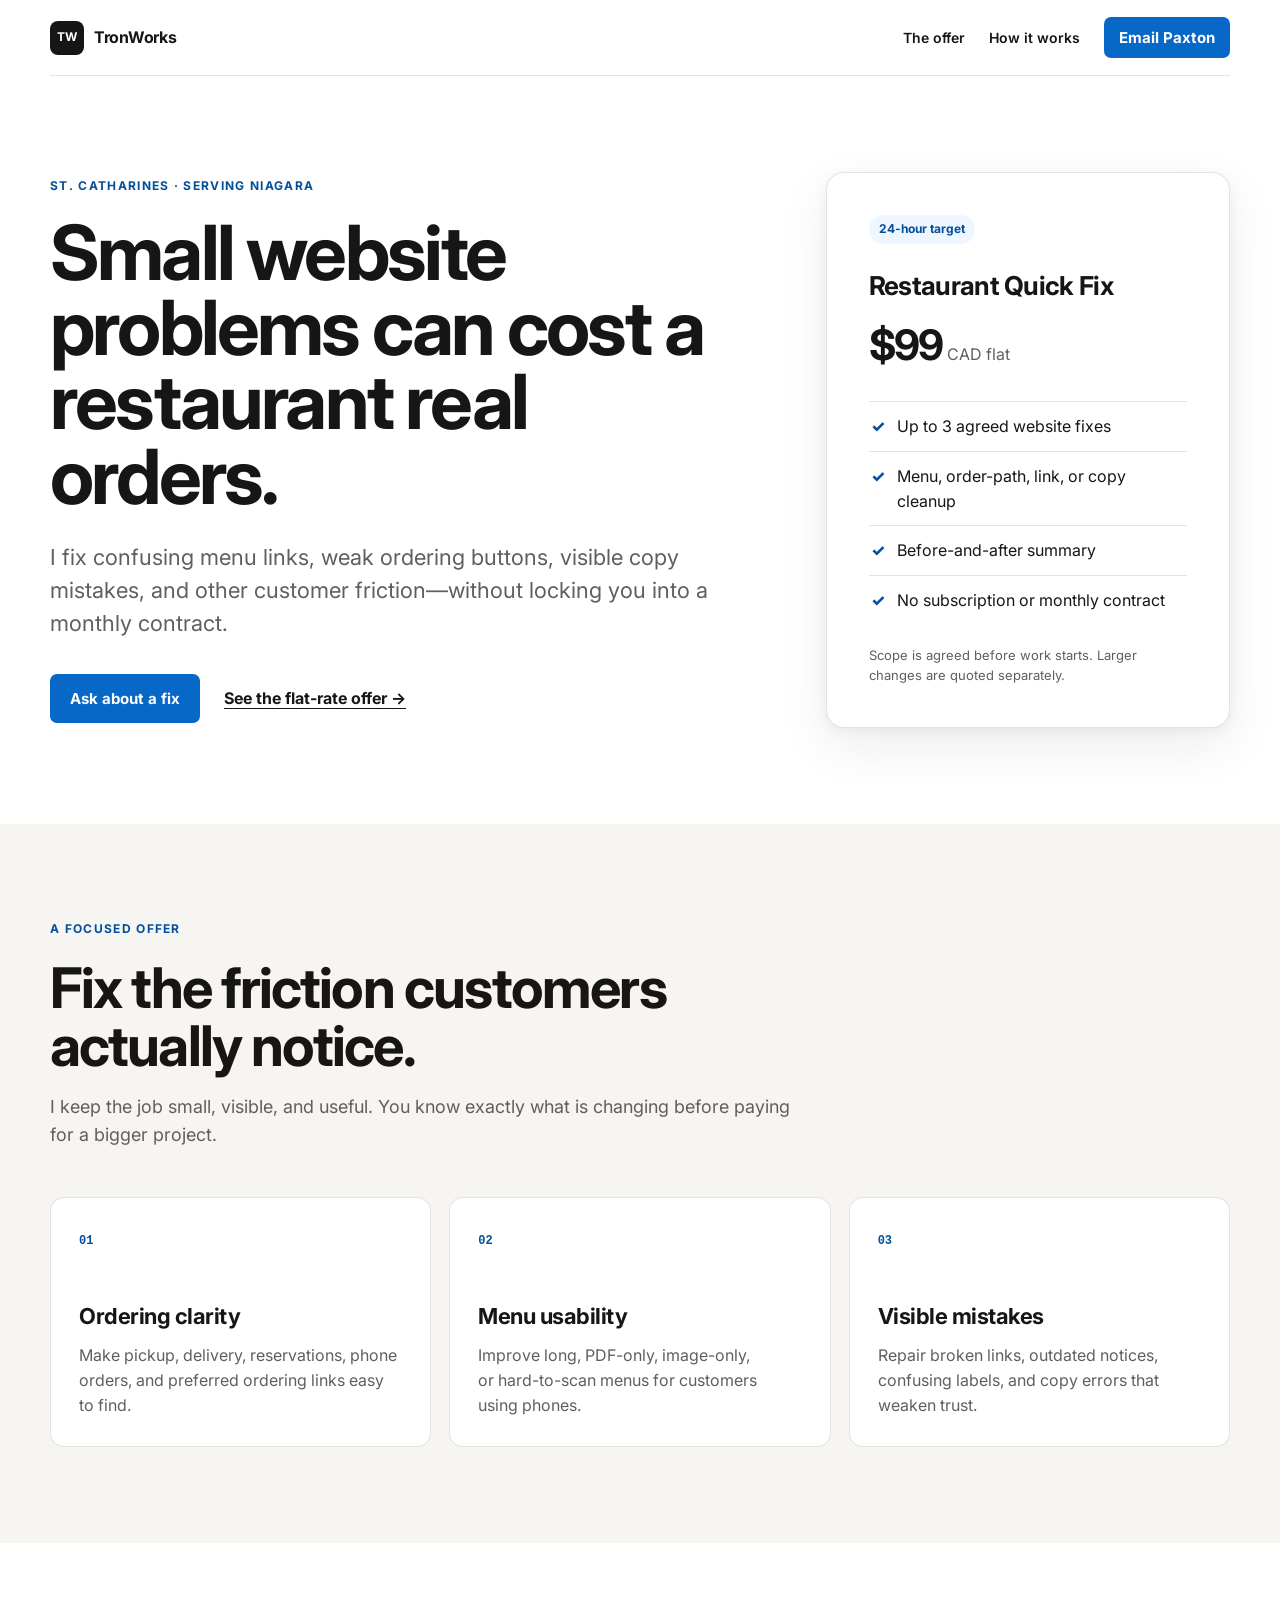
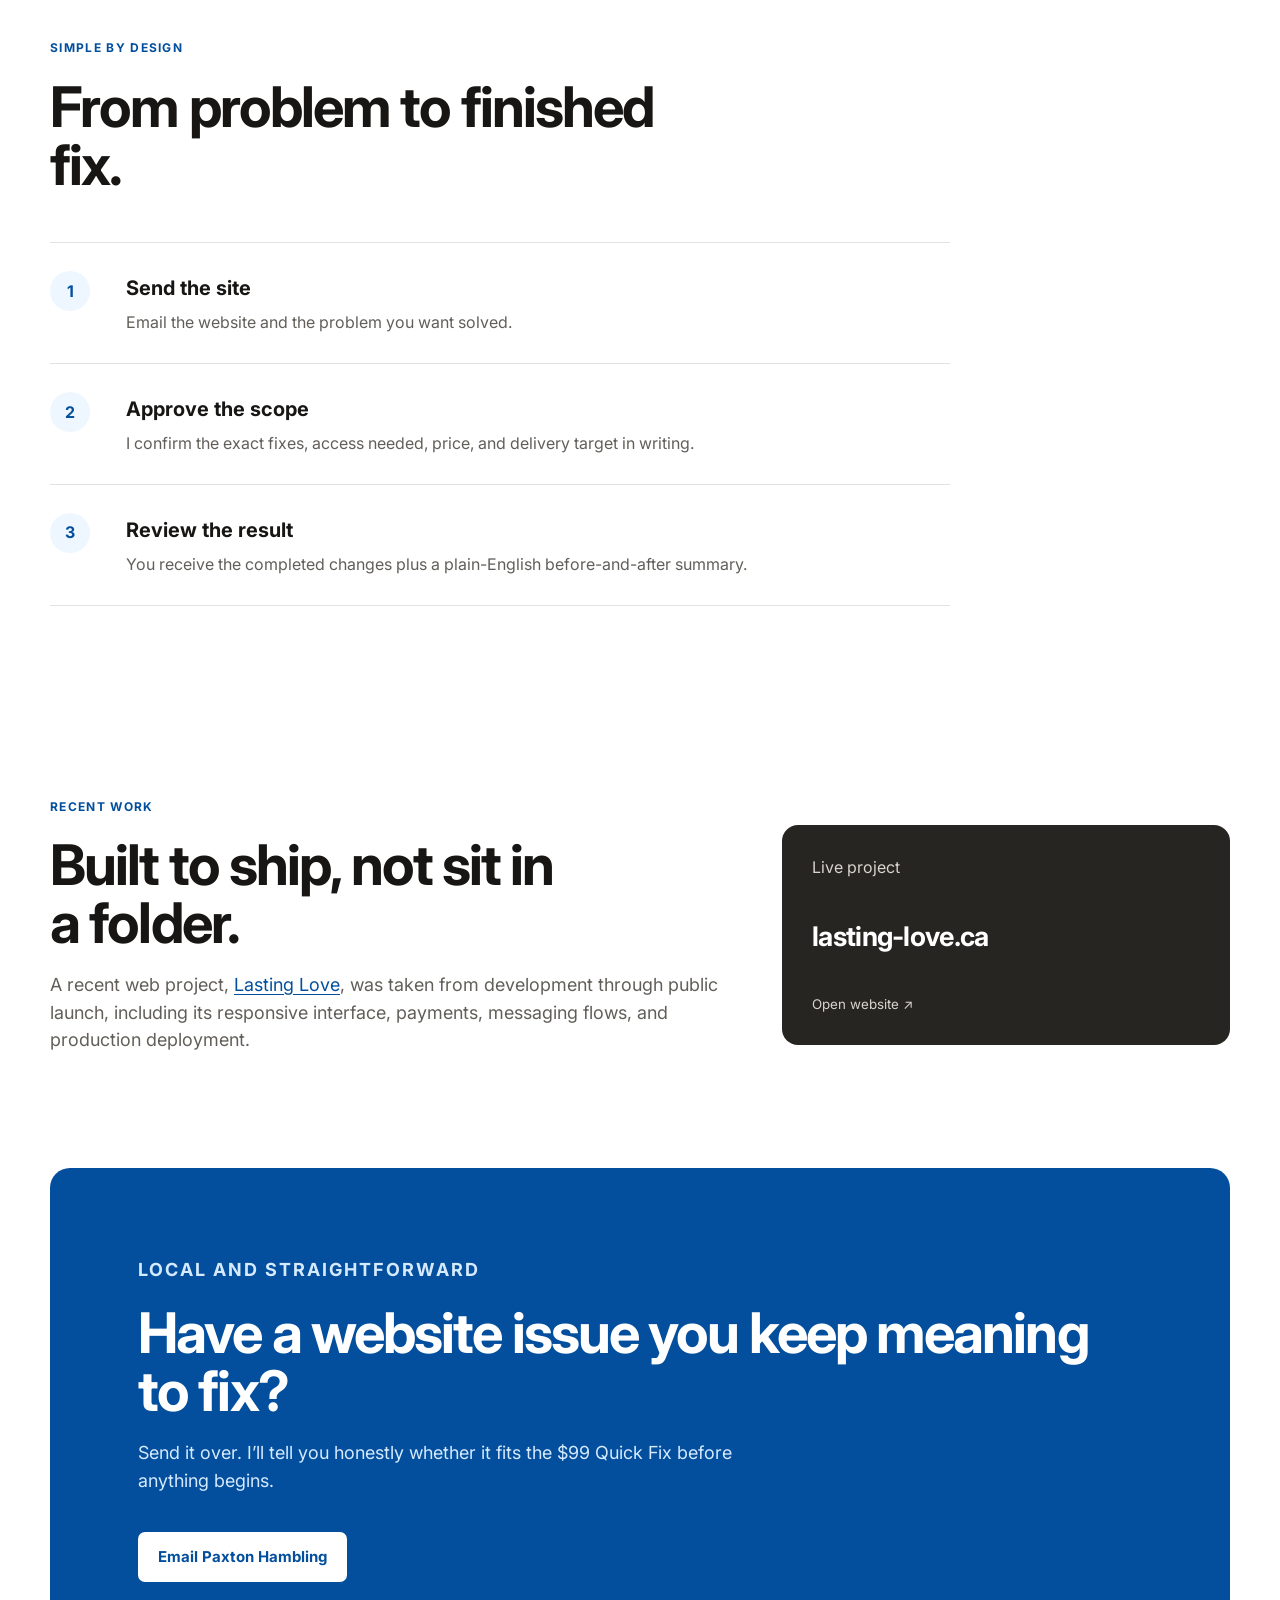
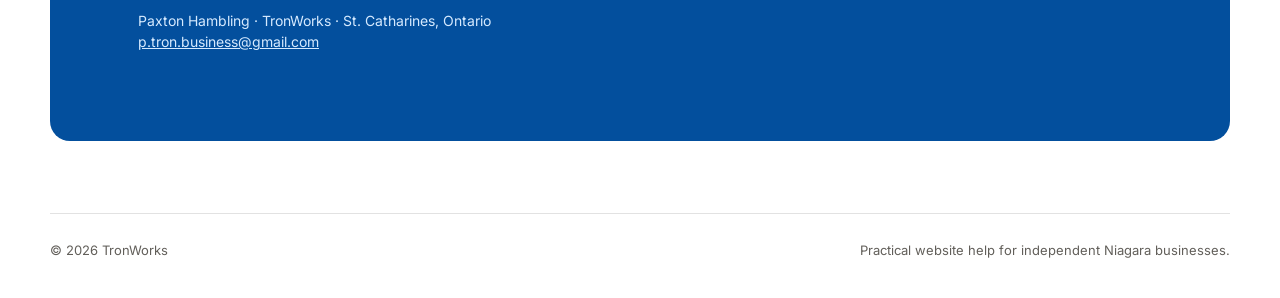
<file: index.html>
<!doctype html>
<html lang="en">
<head>
  <meta charset="utf-8">
  <meta name="viewport" content="width=device-width, initial-scale=1">
  <meta name="description" content="Fast, practical website and online-menu fixes for independent Niagara restaurants. Based in St. Catharines.">
  <title>TronWorks — Website fixes for Niagara restaurants</title>
  <link rel="preconnect" href="https://fonts.googleapis.com">
  <link rel="preconnect" href="https://fonts.gstatic.com" crossorigin>
  <link href="https://fonts.googleapis.com/css2?family=Inter:wght@400;500;600;700&display=swap" rel="stylesheet">
  <link rel="stylesheet" href="styles.css">
</head>
<body>
  <header class="site-header">
    <a class="brand" href="#top" aria-label="TronWorks home"><span class="brand-mark">TW</span><span>TronWorks</span></a>
    <nav aria-label="Main navigation">
      <a href="#offer">The offer</a>
      <a href="#process">How it works</a>
      <a class="button button-small" href="mailto:p.tron.business@gmail.com?subject=Website%20fix%20question">Email Paxton</a>
    </nav>
  </header>

  <main id="top">
    <section class="hero section">
      <div class="hero-copy">
        <p class="eyebrow">St. Catharines · Serving Niagara</p>
        <h1>Small website problems can cost a restaurant real orders.</h1>
        <p class="lede">I fix confusing menu links, weak ordering buttons, visible copy mistakes, and other customer friction—without locking you into a monthly contract.</p>
        <div class="actions">
          <a class="button" href="mailto:p.tron.business@gmail.com?subject=Quick%20restaurant%20website%20fix&body=Hi%20Paxton%2C%0A%0AI%27d%20like%20to%20ask%20about%20a%20website%20fix%20for%3A%20%0A%0AThe%20main%20problem%20is%3A%20">Ask about a fix</a>
          <a class="text-link" href="#offer">See the flat-rate offer →</a>
        </div>
      </div>
      <aside class="hero-card" aria-label="Quick Fix package summary">
        <span class="pill">24-hour target</span>
        <h2>Restaurant Quick Fix</h2>
        <p class="price"><span>$99</span> CAD flat</p>
        <ul>
          <li>Up to 3 agreed website fixes</li>
          <li>Menu, order-path, link, or copy cleanup</li>
          <li>Before-and-after summary</li>
          <li>No subscription or monthly contract</li>
        </ul>
        <p class="fine-print">Scope is agreed before work starts. Larger changes are quoted separately.</p>
      </aside>
    </section>

    <section id="offer" class="section section-warm">
      <div class="section-heading">
        <p class="eyebrow">A focused offer</p>
        <h2>Fix the friction customers actually notice.</h2>
        <p>I keep the job small, visible, and useful. You know exactly what is changing before paying for a bigger project.</p>
      </div>
      <div class="issue-grid">
        <article><span class="number">01</span><h3>Ordering clarity</h3><p>Make pickup, delivery, reservations, phone orders, and preferred ordering links easy to find.</p></article>
        <article><span class="number">02</span><h3>Menu usability</h3><p>Improve long, PDF-only, image-only, or hard-to-scan menus for customers using phones.</p></article>
        <article><span class="number">03</span><h3>Visible mistakes</h3><p>Repair broken links, outdated notices, confusing labels, and copy errors that weaken trust.</p></article>
      </div>
    </section>

    <section id="process" class="section">
      <div class="section-heading narrow">
        <p class="eyebrow">Simple by design</p>
        <h2>From problem to finished fix.</h2>
      </div>
      <ol class="steps">
        <li><span>1</span><div><h3>Send the site</h3><p>Email the website and the problem you want solved.</p></div></li>
        <li><span>2</span><div><h3>Approve the scope</h3><p>I confirm the exact fixes, access needed, price, and delivery target in writing.</p></div></li>
        <li><span>3</span><div><h3>Review the result</h3><p>You receive the completed changes plus a plain-English before-and-after summary.</p></div></li>
      </ol>
    </section>

    <section class="section proof-section">
      <div class="proof-copy">
        <p class="eyebrow">Recent work</p>
        <h2>Built to ship, not sit in a folder.</h2>
        <p>A recent web project, <a href="https://lasting-love.ca" target="_blank" rel="noopener">Lasting Love</a>, was taken from development through public launch, including its responsive interface, payments, messaging flows, and production deployment.</p>
      </div>
      <a class="proof-card" href="https://lasting-love.ca" target="_blank" rel="noopener">
        <span>Live project</span>
        <strong>lasting-love.ca</strong>
        <small>Open website ↗</small>
      </a>
    </section>

    <section class="section cta-section">
      <p class="eyebrow">Local and straightforward</p>
      <h2>Have a website issue you keep meaning to fix?</h2>
      <p>Send it over. I’ll tell you honestly whether it fits the $99 Quick Fix before anything begins.</p>
      <a class="button button-light" href="mailto:p.tron.business@gmail.com?subject=Quick%20restaurant%20website%20fix">Email Paxton Hambling</a>
      <p class="contact-line">Paxton Hambling · TronWorks · St. Catharines, Ontario<br><a href="mailto:p.tron.business@gmail.com">p.tron.business@gmail.com</a></p>
    </section>
  </main>

  <footer>
    <span>© 2026 TronWorks</span>
    <span>Practical website help for independent Niagara businesses.</span>
  </footer>
</body>
</html>
</file>
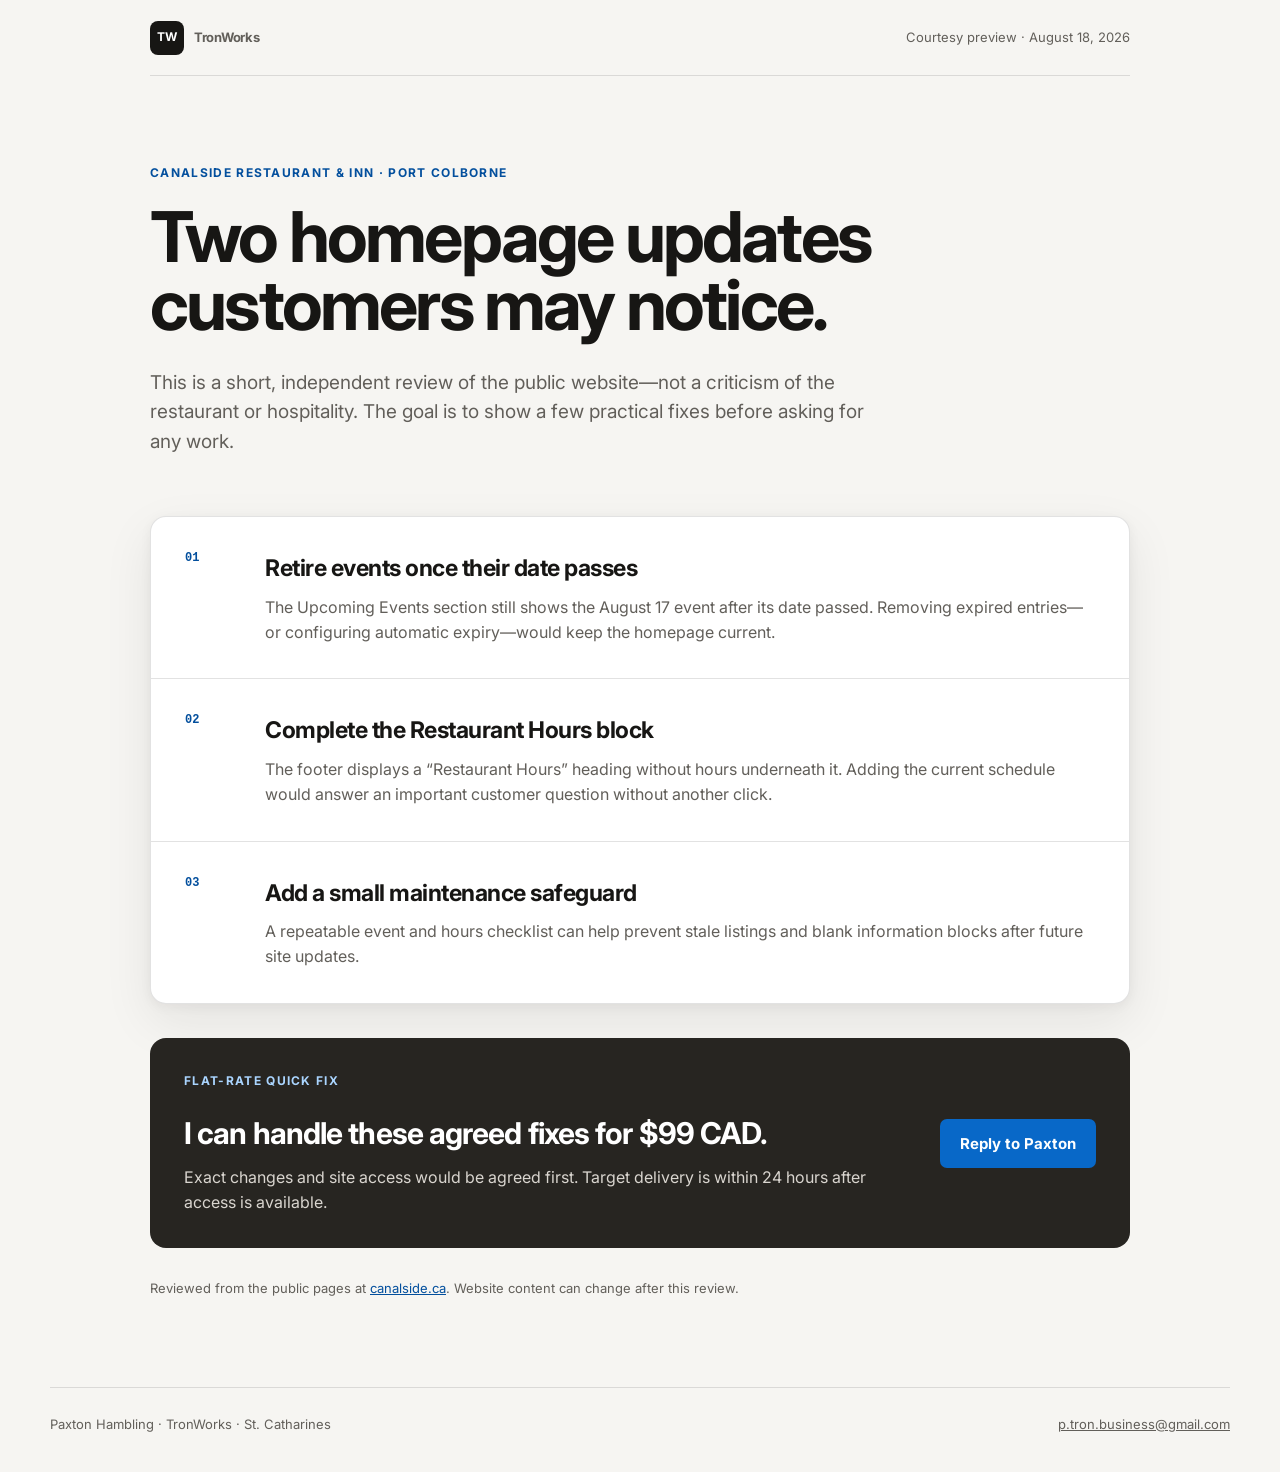
<file: audits/canalside.html>
<!doctype html><html lang="en"><head><meta charset="utf-8"><meta name="viewport" content="width=device-width,initial-scale=1"><meta name="robots" content="noindex,nofollow"><title>Courtesy website preview — Canalside Restaurant & Inn</title><link rel="preconnect" href="https://fonts.googleapis.com"><link rel="preconnect" href="https://fonts.gstatic.com" crossorigin><link href="https://fonts.googleapis.com/css2?family=Inter:wght@400;500;600;700&display=swap" rel="stylesheet"><link rel="stylesheet" href="../styles.css"><link rel="stylesheet" href="audit.css"></head><body><header class="audit-header"><a class="brand" href="../"><span class="brand-mark">TW</span><span>TronWorks</span></a><span>Courtesy preview · August 18, 2026</span></header><main class="audit-main"><p class="eyebrow">Canalside Restaurant & Inn · Port Colborne</p><h1>Two homepage updates customers may notice.</h1><p class="audit-lede">This is a short, independent review of the public website—not a criticism of the restaurant or hospitality. The goal is to show a few practical fixes before asking for any work.</p><section class="findings"><article><span>01</span><div><h2>Retire events once their date passes</h2><p>The Upcoming Events section still shows the August 17 event after its date passed. Removing expired entries—or configuring automatic expiry—would keep the homepage current.</p></div></article><article><span>02</span><div><h2>Complete the Restaurant Hours block</h2><p>The footer displays a “Restaurant Hours” heading without hours underneath it. Adding the current schedule would answer an important customer question without another click.</p></div></article><article><span>03</span><div><h2>Add a small maintenance safeguard</h2><p>A repeatable event and hours checklist can help prevent stale listings and blank information blocks after future site updates.</p></div></article></section><aside class="audit-offer"><div><p class="eyebrow">Flat-rate Quick Fix</p><h2>I can handle these agreed fixes for $99 CAD.</h2><p>Exact changes and site access would be agreed first. Target delivery is within 24 hours after access is available.</p></div><a class="button" href="mailto:p.tron.business@gmail.com?subject=Canalside%20website%20preview">Reply to Paxton</a></aside><p class="source-note">Reviewed from the public pages at <a href="https://www.canalside.ca/" target="_blank" rel="noopener">canalside.ca</a>. Website content can change after this review.</p></main><footer><span>Paxton Hambling · TronWorks · St. Catharines</span><a href="mailto:p.tron.business@gmail.com">p.tron.business@gmail.com</a></footer></body></html>
</file>
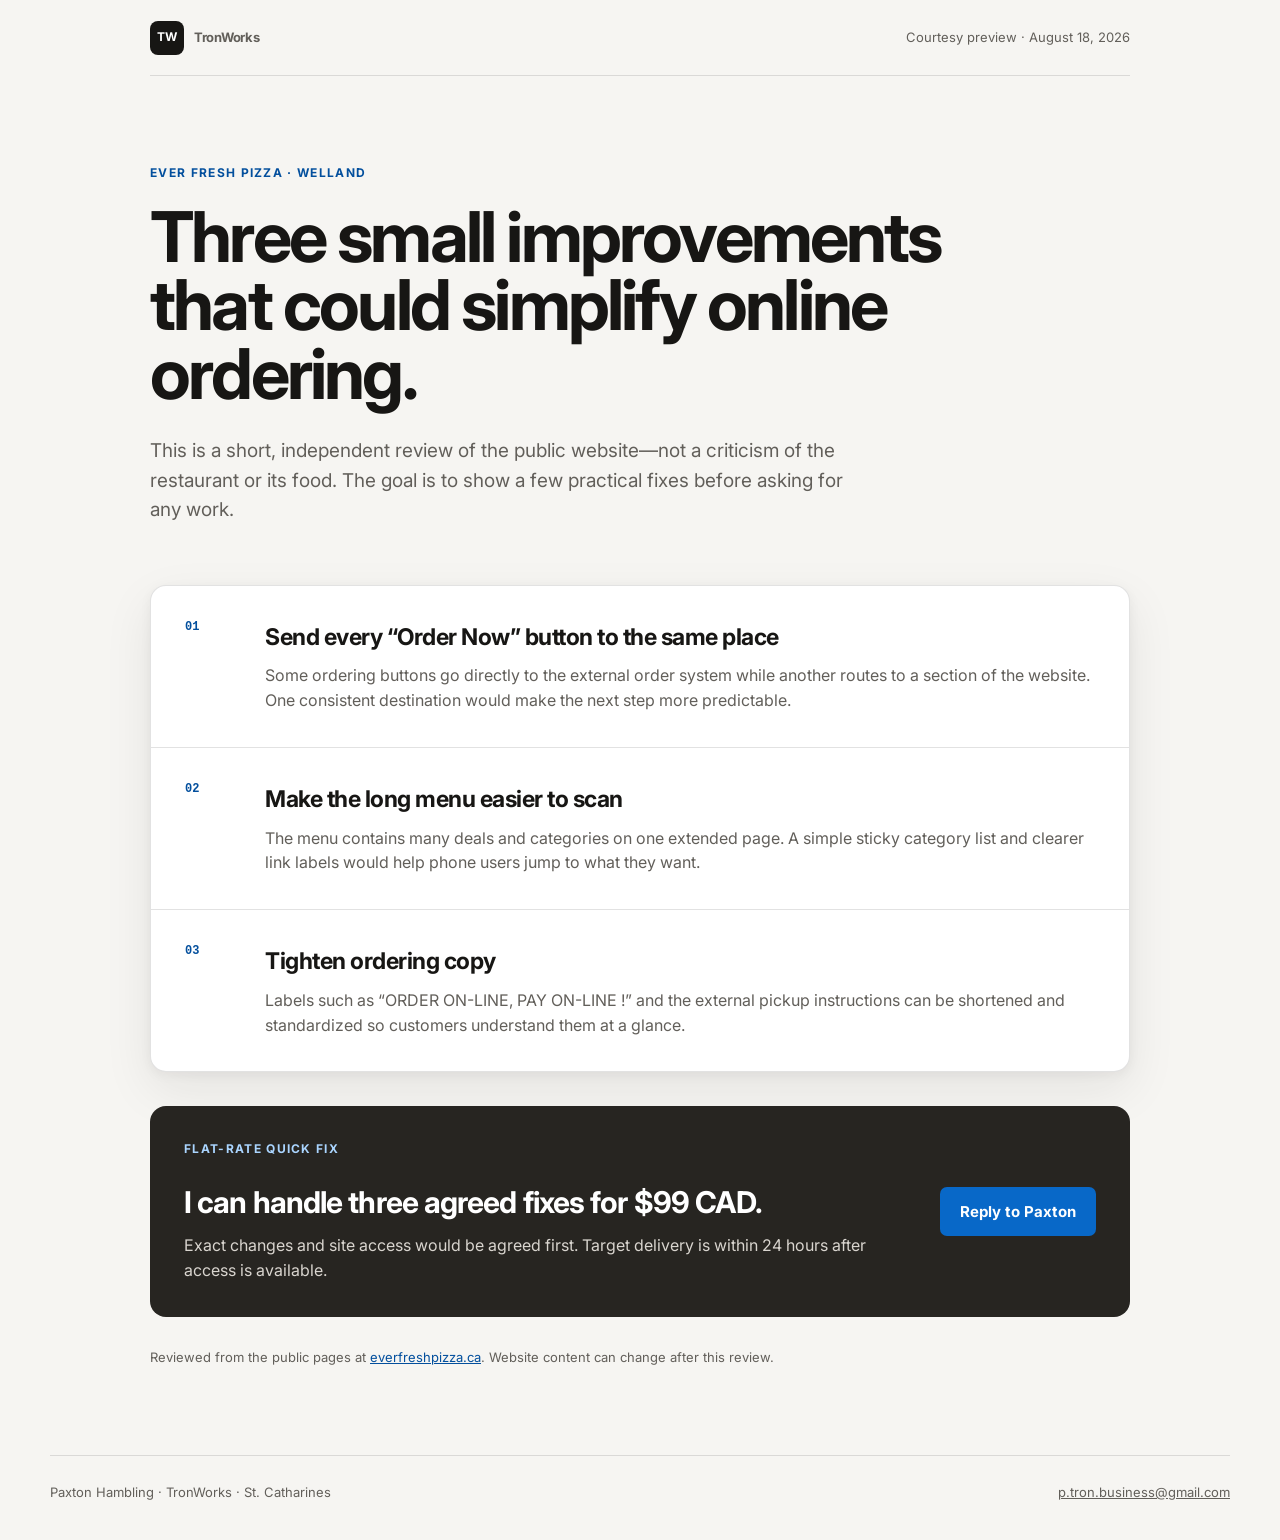
<file: audits/everfresh-pizza.html>
<!doctype html><html lang="en"><head><meta charset="utf-8"><meta name="viewport" content="width=device-width,initial-scale=1"><meta name="robots" content="noindex,nofollow"><title>Courtesy website preview — Ever Fresh Pizza</title><link rel="preconnect" href="https://fonts.googleapis.com"><link rel="preconnect" href="https://fonts.gstatic.com" crossorigin><link href="https://fonts.googleapis.com/css2?family=Inter:wght@400;500;600;700&display=swap" rel="stylesheet"><link rel="stylesheet" href="../styles.css"><link rel="stylesheet" href="audit.css"></head><body><header class="audit-header"><a class="brand" href="../"><span class="brand-mark">TW</span><span>TronWorks</span></a><span>Courtesy preview · August 18, 2026</span></header><main class="audit-main"><p class="eyebrow">Ever Fresh Pizza · Welland</p><h1>Three small improvements that could simplify online ordering.</h1><p class="audit-lede">This is a short, independent review of the public website—not a criticism of the restaurant or its food. The goal is to show a few practical fixes before asking for any work.</p><section class="findings"><article><span>01</span><div><h2>Send every “Order Now” button to the same place</h2><p>Some ordering buttons go directly to the external order system while another routes to a section of the website. One consistent destination would make the next step more predictable.</p></div></article><article><span>02</span><div><h2>Make the long menu easier to scan</h2><p>The menu contains many deals and categories on one extended page. A simple sticky category list and clearer link labels would help phone users jump to what they want.</p></div></article><article><span>03</span><div><h2>Tighten ordering copy</h2><p>Labels such as “ORDER ON-LINE, PAY ON-LINE !” and the external pickup instructions can be shortened and standardized so customers understand them at a glance.</p></div></article></section><aside class="audit-offer"><div><p class="eyebrow">Flat-rate Quick Fix</p><h2>I can handle three agreed fixes for $99 CAD.</h2><p>Exact changes and site access would be agreed first. Target delivery is within 24 hours after access is available.</p></div><a class="button" href="mailto:p.tron.business@gmail.com?subject=Ever%20Fresh%20Pizza%20website%20preview">Reply to Paxton</a></aside><p class="source-note">Reviewed from the public pages at <a href="https://www.everfreshpizza.ca/" target="_blank" rel="noopener">everfreshpizza.ca</a>. Website content can change after this review.</p></main><footer><span>Paxton Hambling · TronWorks · St. Catharines</span><a href="mailto:p.tron.business@gmail.com">p.tron.business@gmail.com</a></footer></body></html>
</file>
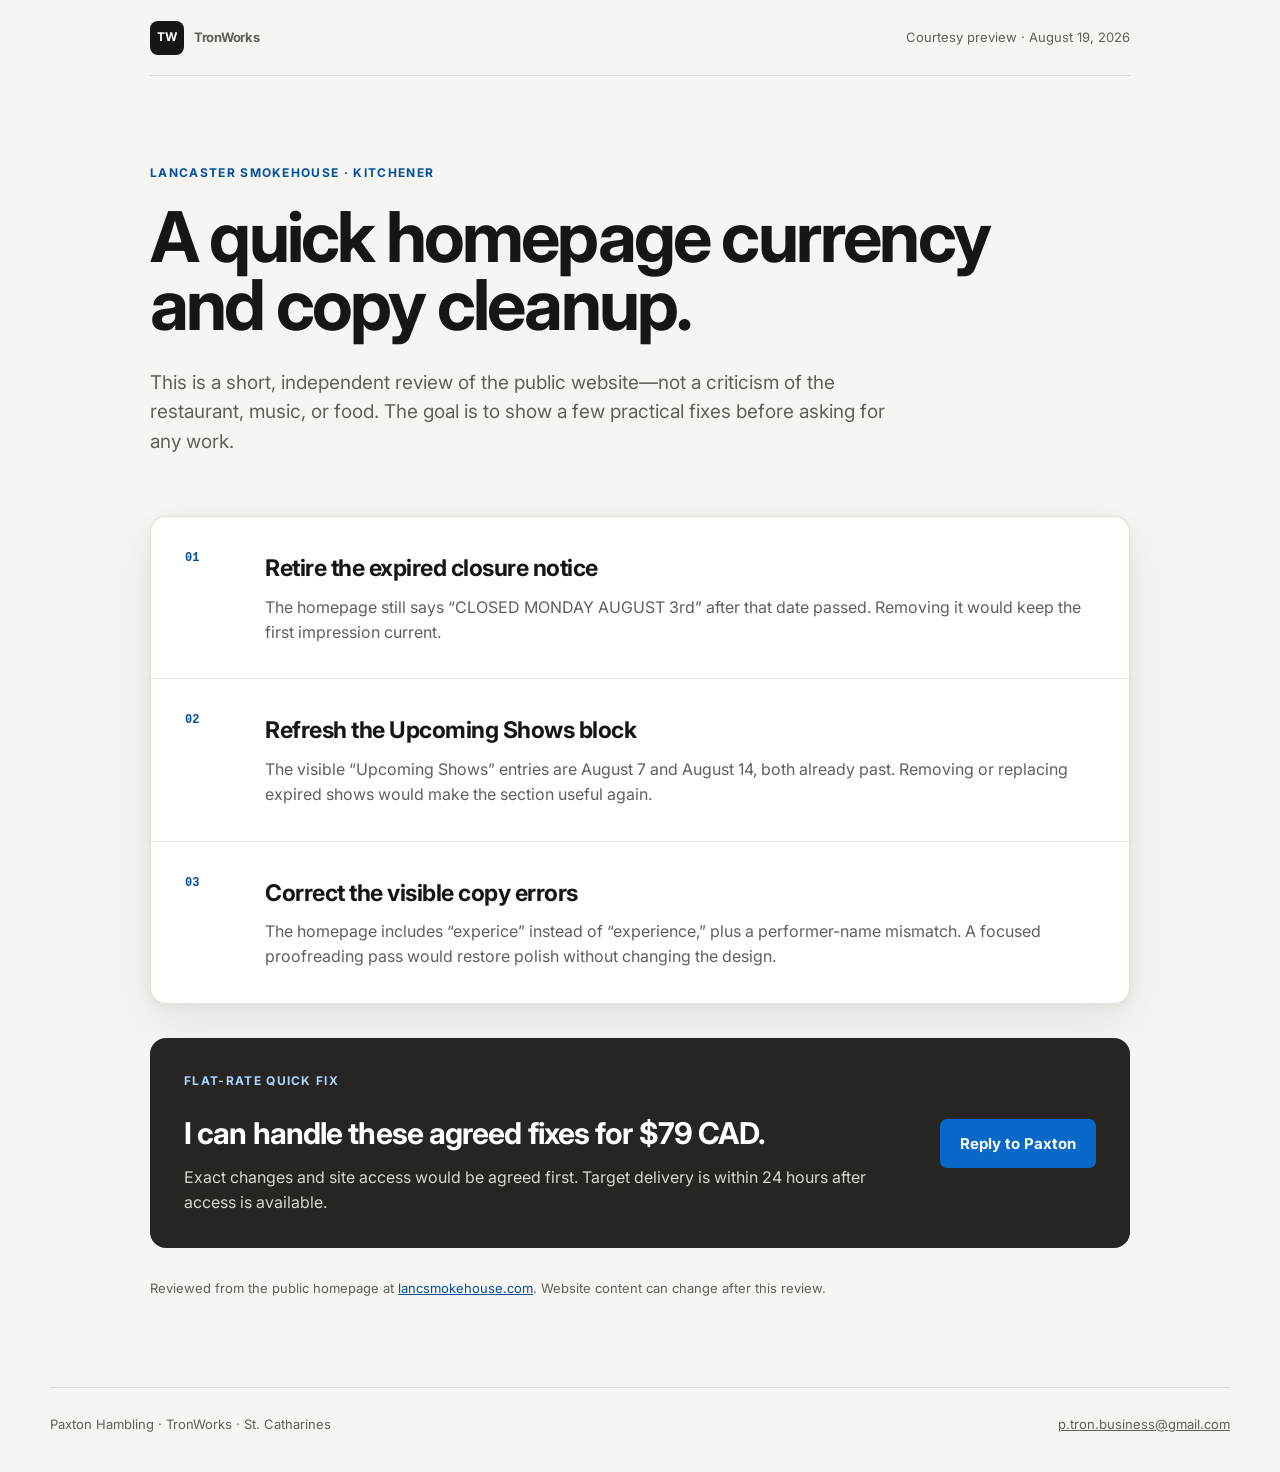
<file: audits/lancaster-smokehouse.html>
<!doctype html><html lang="en"><head><meta charset="utf-8"><meta name="viewport" content="width=device-width,initial-scale=1"><meta name="robots" content="noindex,nofollow"><title>Courtesy website preview — Lancaster Smokehouse</title><link rel="preconnect" href="https://fonts.googleapis.com"><link rel="preconnect" href="https://fonts.gstatic.com" crossorigin><link href="https://fonts.googleapis.com/css2?family=Inter:wght@400;500;600;700&display=swap" rel="stylesheet"><link rel="stylesheet" href="../styles.css"><link rel="stylesheet" href="audit.css"></head><body><header class="audit-header"><a class="brand" href="../"><span class="brand-mark">TW</span><span>TronWorks</span></a><span>Courtesy preview · August 19, 2026</span></header><main class="audit-main"><p class="eyebrow">Lancaster Smokehouse · Kitchener</p><h1>A quick homepage currency and copy cleanup.</h1><p class="audit-lede">This is a short, independent review of the public website—not a criticism of the restaurant, music, or food. The goal is to show a few practical fixes before asking for any work.</p><section class="findings"><article><span>01</span><div><h2>Retire the expired closure notice</h2><p>The homepage still says “CLOSED MONDAY AUGUST 3rd” after that date passed. Removing it would keep the first impression current.</p></div></article><article><span>02</span><div><h2>Refresh the Upcoming Shows block</h2><p>The visible “Upcoming Shows” entries are August 7 and August 14, both already past. Removing or replacing expired shows would make the section useful again.</p></div></article><article><span>03</span><div><h2>Correct the visible copy errors</h2><p>The homepage includes “experice” instead of “experience,” plus a performer-name mismatch. A focused proofreading pass would restore polish without changing the design.</p></div></article></section><aside class="audit-offer"><div><p class="eyebrow">Flat-rate Quick Fix</p><h2>I can handle these agreed fixes for $79 CAD.</h2><p>Exact changes and site access would be agreed first. Target delivery is within 24 hours after access is available.</p></div><a class="button" href="mailto:p.tron.business@gmail.com?subject=Lancaster%20Smokehouse%20website%20preview">Reply to Paxton</a></aside><p class="source-note">Reviewed from the public homepage at <a href="https://lancsmokehouse.com/" target="_blank" rel="noopener">lancsmokehouse.com</a>. Website content can change after this review.</p></main><footer><span>Paxton Hambling · TronWorks · St. Catharines</span><a href="mailto:p.tron.business@gmail.com">p.tron.business@gmail.com</a></footer></body></html>
</file>
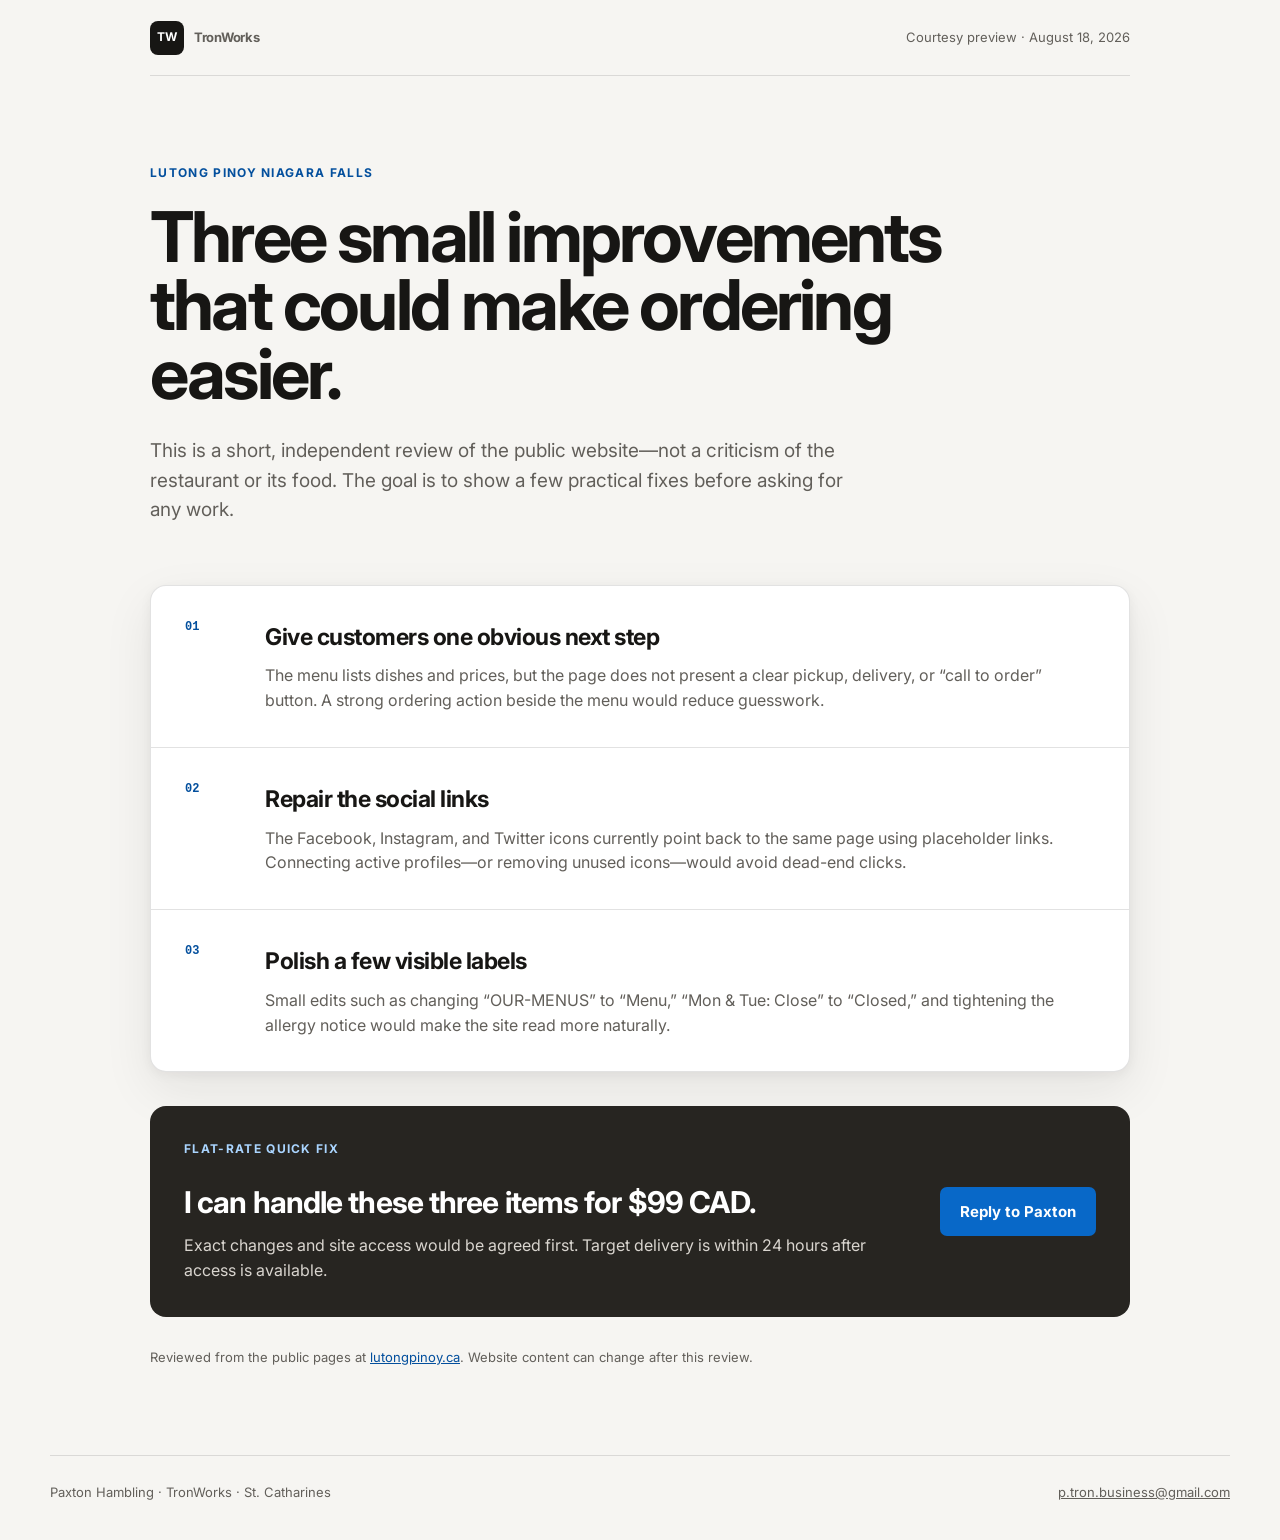
<file: audits/lutong-pinoy.html>
<!doctype html><html lang="en"><head><meta charset="utf-8"><meta name="viewport" content="width=device-width,initial-scale=1"><meta name="robots" content="noindex,nofollow"><title>Courtesy website preview — Lutong Pinoy</title><link rel="preconnect" href="https://fonts.googleapis.com"><link rel="preconnect" href="https://fonts.gstatic.com" crossorigin><link href="https://fonts.googleapis.com/css2?family=Inter:wght@400;500;600;700&display=swap" rel="stylesheet"><link rel="stylesheet" href="../styles.css"><link rel="stylesheet" href="audit.css"></head><body><header class="audit-header"><a class="brand" href="../"><span class="brand-mark">TW</span><span>TronWorks</span></a><span>Courtesy preview · August 18, 2026</span></header><main class="audit-main"><p class="eyebrow">Lutong Pinoy Niagara Falls</p><h1>Three small improvements that could make ordering easier.</h1><p class="audit-lede">This is a short, independent review of the public website—not a criticism of the restaurant or its food. The goal is to show a few practical fixes before asking for any work.</p><section class="findings"><article><span>01</span><div><h2>Give customers one obvious next step</h2><p>The menu lists dishes and prices, but the page does not present a clear pickup, delivery, or “call to order” button. A strong ordering action beside the menu would reduce guesswork.</p></div></article><article><span>02</span><div><h2>Repair the social links</h2><p>The Facebook, Instagram, and Twitter icons currently point back to the same page using placeholder links. Connecting active profiles—or removing unused icons—would avoid dead-end clicks.</p></div></article><article><span>03</span><div><h2>Polish a few visible labels</h2><p>Small edits such as changing “OUR-MENUS” to “Menu,” “Mon & Tue: Close” to “Closed,” and tightening the allergy notice would make the site read more naturally.</p></div></article></section><aside class="audit-offer"><div><p class="eyebrow">Flat-rate Quick Fix</p><h2>I can handle these three items for $99 CAD.</h2><p>Exact changes and site access would be agreed first. Target delivery is within 24 hours after access is available.</p></div><a class="button" href="mailto:p.tron.business@gmail.com?subject=Lutong%20Pinoy%20website%20preview">Reply to Paxton</a></aside><p class="source-note">Reviewed from the public pages at <a href="https://www.lutongpinoy.ca/" target="_blank" rel="noopener">lutongpinoy.ca</a>. Website content can change after this review.</p></main><footer><span>Paxton Hambling · TronWorks · St. Catharines</span><a href="mailto:p.tron.business@gmail.com">p.tron.business@gmail.com</a></footer></body></html>
</file>
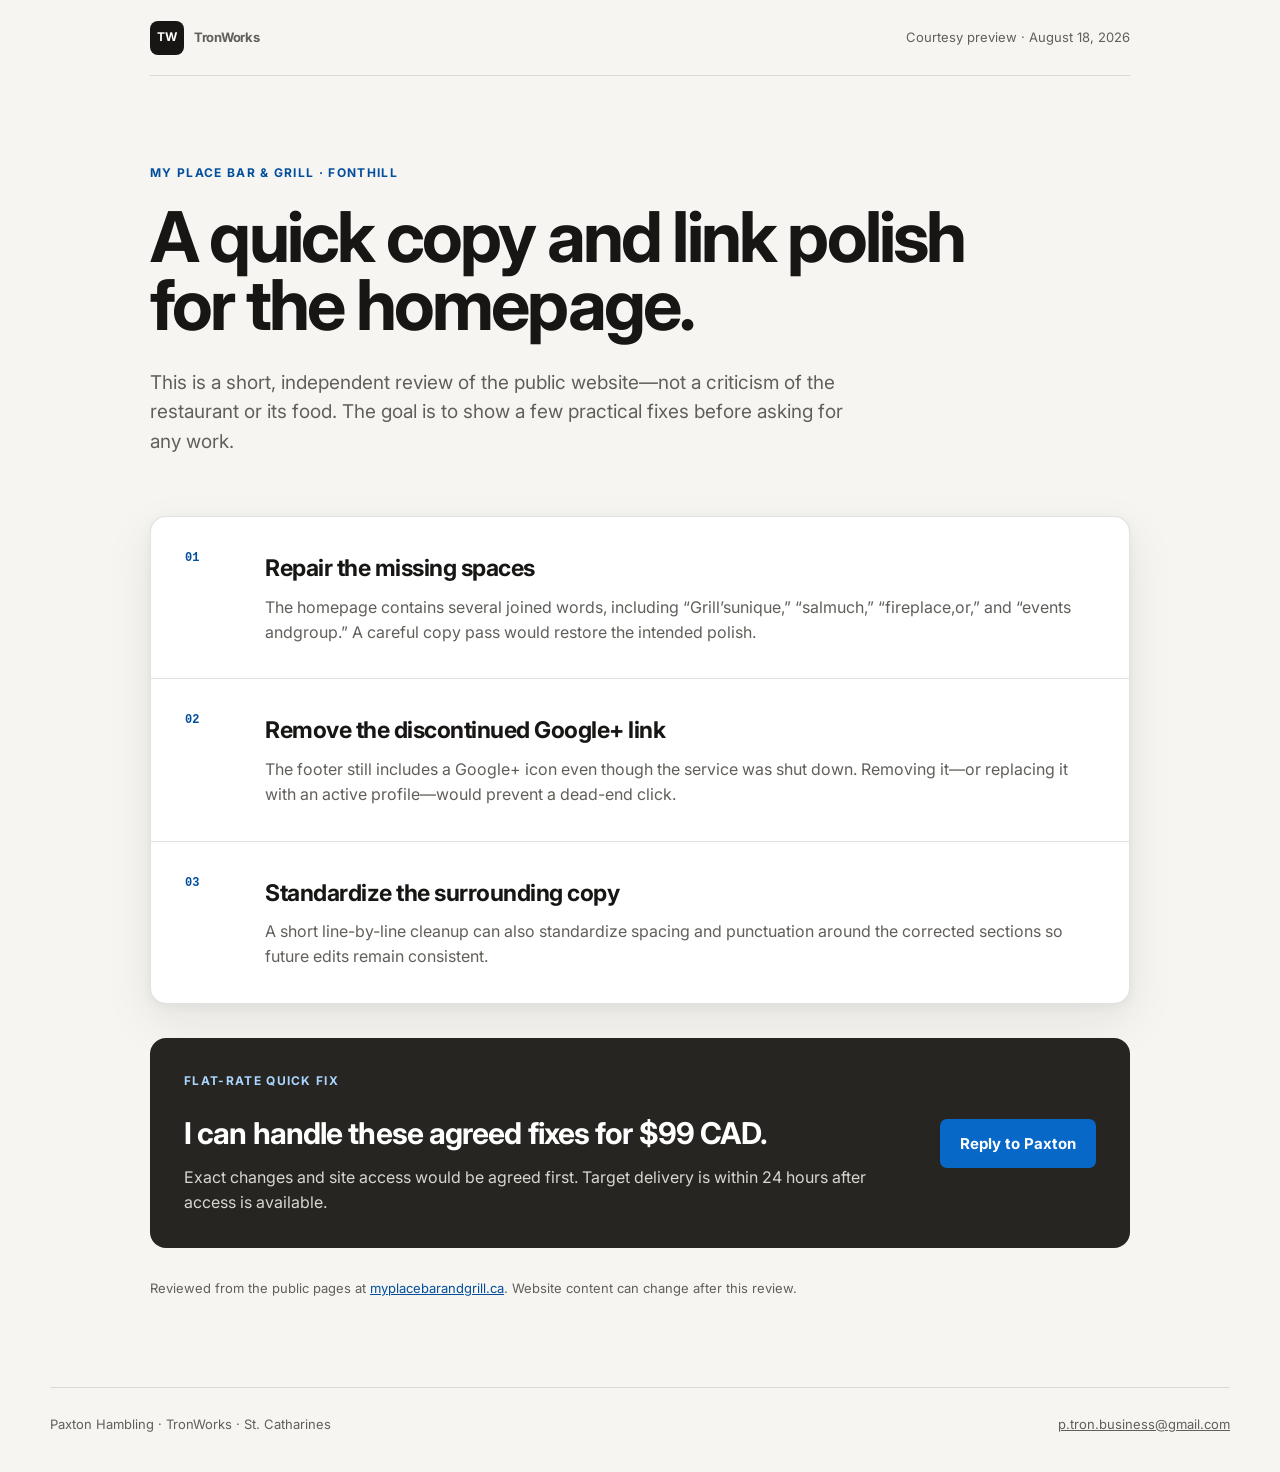
<file: audits/my-place.html>
<!doctype html><html lang="en"><head><meta charset="utf-8"><meta name="viewport" content="width=device-width,initial-scale=1"><meta name="robots" content="noindex,nofollow"><title>Courtesy website preview — My Place Bar & Grill</title><link rel="preconnect" href="https://fonts.googleapis.com"><link rel="preconnect" href="https://fonts.gstatic.com" crossorigin><link href="https://fonts.googleapis.com/css2?family=Inter:wght@400;500;600;700&display=swap" rel="stylesheet"><link rel="stylesheet" href="../styles.css"><link rel="stylesheet" href="audit.css"></head><body><header class="audit-header"><a class="brand" href="../"><span class="brand-mark">TW</span><span>TronWorks</span></a><span>Courtesy preview · August 18, 2026</span></header><main class="audit-main"><p class="eyebrow">My Place Bar & Grill · Fonthill</p><h1>A quick copy and link polish for the homepage.</h1><p class="audit-lede">This is a short, independent review of the public website—not a criticism of the restaurant or its food. The goal is to show a few practical fixes before asking for any work.</p><section class="findings"><article><span>01</span><div><h2>Repair the missing spaces</h2><p>The homepage contains several joined words, including “Grill’sunique,” “salmuch,” “fireplace,or,” and “events andgroup.” A careful copy pass would restore the intended polish.</p></div></article><article><span>02</span><div><h2>Remove the discontinued Google+ link</h2><p>The footer still includes a Google+ icon even though the service was shut down. Removing it—or replacing it with an active profile—would prevent a dead-end click.</p></div></article><article><span>03</span><div><h2>Standardize the surrounding copy</h2><p>A short line-by-line cleanup can also standardize spacing and punctuation around the corrected sections so future edits remain consistent.</p></div></article></section><aside class="audit-offer"><div><p class="eyebrow">Flat-rate Quick Fix</p><h2>I can handle these agreed fixes for $99 CAD.</h2><p>Exact changes and site access would be agreed first. Target delivery is within 24 hours after access is available.</p></div><a class="button" href="mailto:p.tron.business@gmail.com?subject=My%20Place%20website%20preview">Reply to Paxton</a></aside><p class="source-note">Reviewed from the public pages at <a href="https://myplacebarandgrill.ca/" target="_blank" rel="noopener">myplacebarandgrill.ca</a>. Website content can change after this review.</p></main><footer><span>Paxton Hambling · TronWorks · St. Catharines</span><a href="mailto:p.tron.business@gmail.com">p.tron.business@gmail.com</a></footer></body></html>
</file>
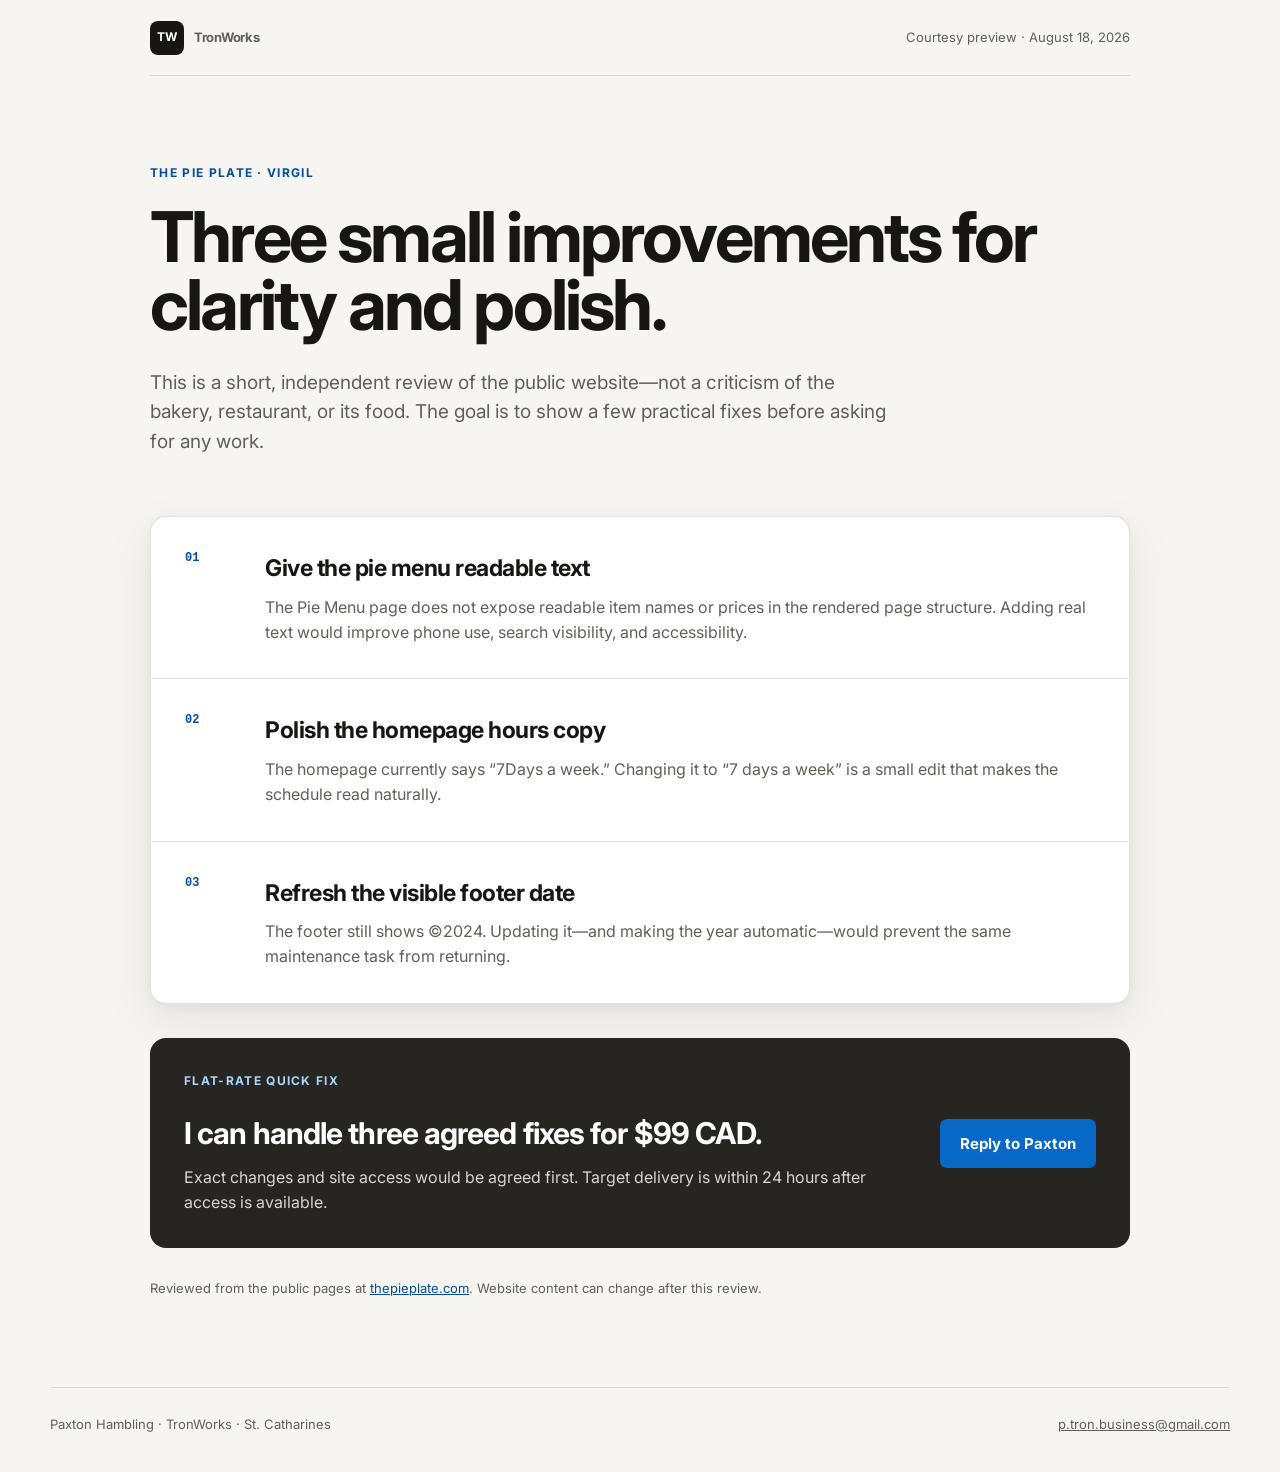
<file: audits/pie-plate.html>
<!doctype html><html lang="en"><head><meta charset="utf-8"><meta name="viewport" content="width=device-width,initial-scale=1"><meta name="robots" content="noindex,nofollow"><title>Courtesy website preview — The Pie Plate</title><link rel="preconnect" href="https://fonts.googleapis.com"><link rel="preconnect" href="https://fonts.gstatic.com" crossorigin><link href="https://fonts.googleapis.com/css2?family=Inter:wght@400;500;600;700&display=swap" rel="stylesheet"><link rel="stylesheet" href="../styles.css"><link rel="stylesheet" href="audit.css"></head><body><header class="audit-header"><a class="brand" href="../"><span class="brand-mark">TW</span><span>TronWorks</span></a><span>Courtesy preview · August 18, 2026</span></header><main class="audit-main"><p class="eyebrow">The Pie Plate · Virgil</p><h1>Three small improvements for clarity and polish.</h1><p class="audit-lede">This is a short, independent review of the public website—not a criticism of the bakery, restaurant, or its food. The goal is to show a few practical fixes before asking for any work.</p><section class="findings"><article><span>01</span><div><h2>Give the pie menu readable text</h2><p>The Pie Menu page does not expose readable item names or prices in the rendered page structure. Adding real text would improve phone use, search visibility, and accessibility.</p></div></article><article><span>02</span><div><h2>Polish the homepage hours copy</h2><p>The homepage currently says “7Days a week.” Changing it to “7 days a week” is a small edit that makes the schedule read naturally.</p></div></article><article><span>03</span><div><h2>Refresh the visible footer date</h2><p>The footer still shows ©2024. Updating it—and making the year automatic—would prevent the same maintenance task from returning.</p></div></article></section><aside class="audit-offer"><div><p class="eyebrow">Flat-rate Quick Fix</p><h2>I can handle three agreed fixes for $99 CAD.</h2><p>Exact changes and site access would be agreed first. Target delivery is within 24 hours after access is available.</p></div><a class="button" href="mailto:p.tron.business@gmail.com?subject=The%20Pie%20Plate%20website%20preview">Reply to Paxton</a></aside><p class="source-note">Reviewed from the public pages at <a href="https://www.thepieplate.com/" target="_blank" rel="noopener">thepieplate.com</a>. Website content can change after this review.</p></main><footer><span>Paxton Hambling · TronWorks · St. Catharines</span><a href="mailto:p.tron.business@gmail.com">p.tron.business@gmail.com</a></footer></body></html>
</file>
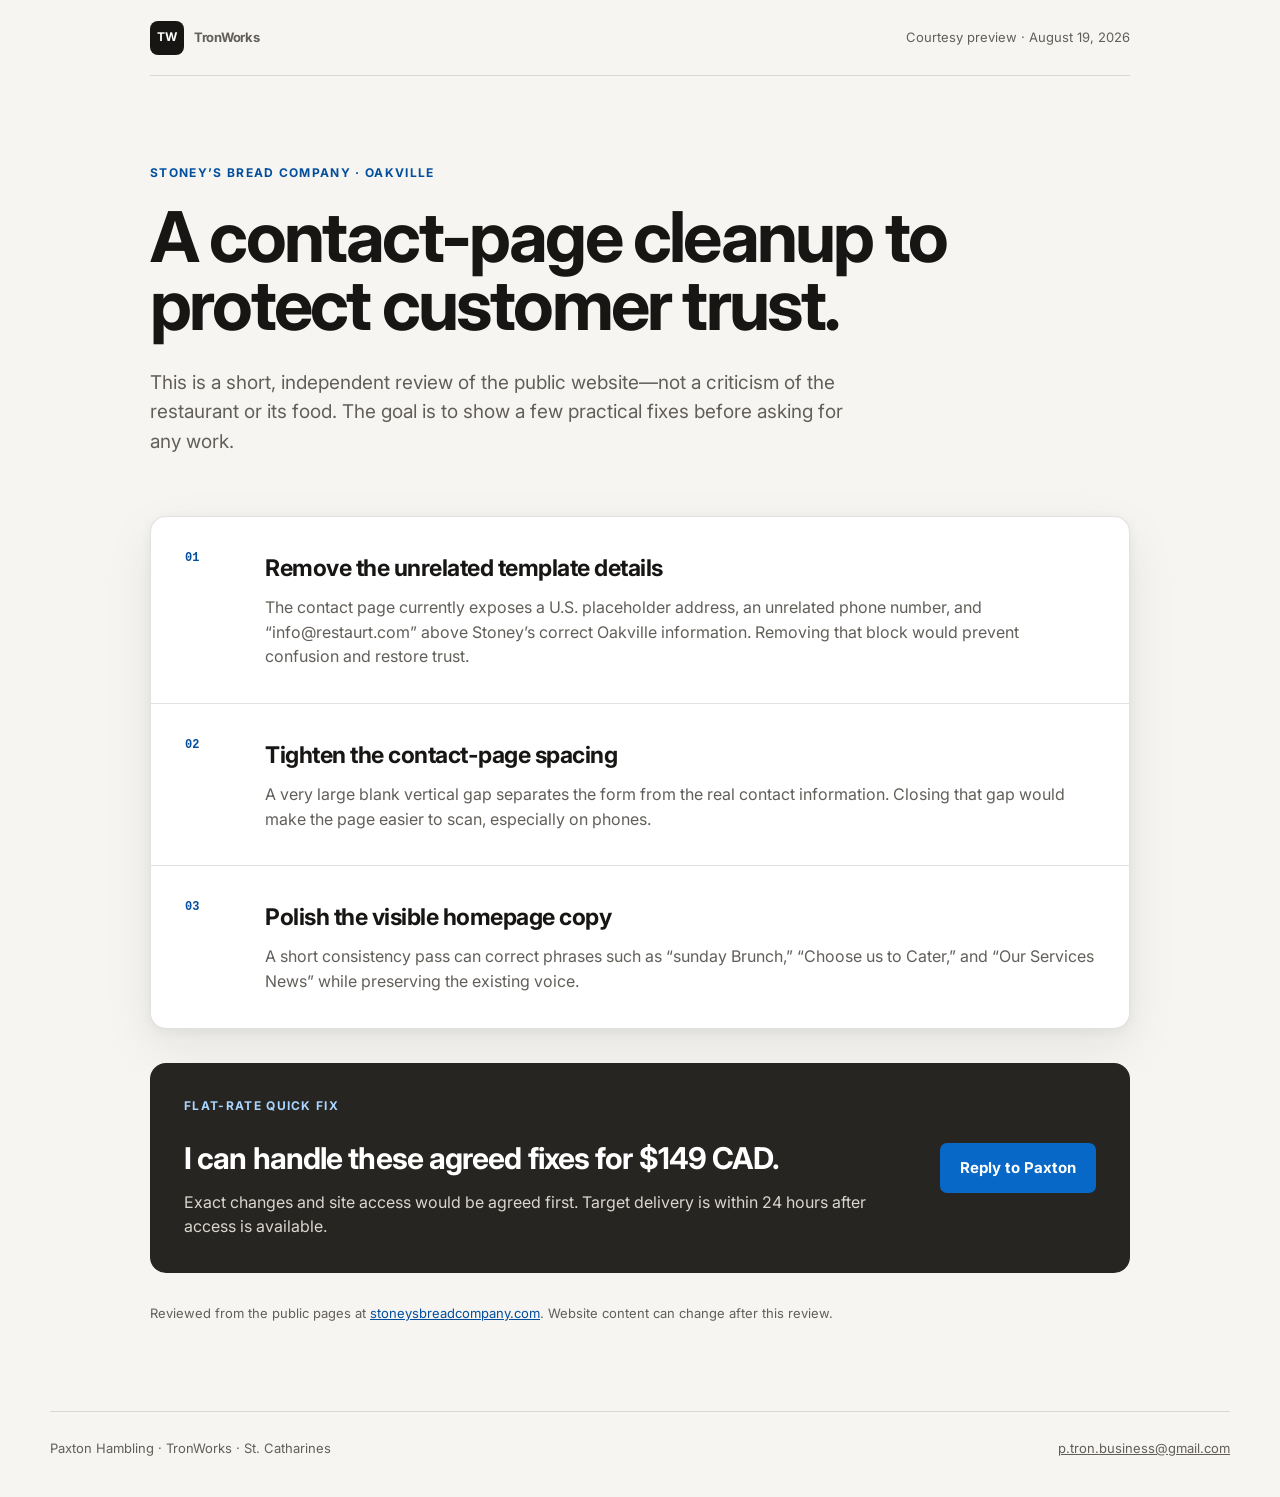
<file: audits/stoneys-bread.html>
<!doctype html><html lang="en"><head><meta charset="utf-8"><meta name="viewport" content="width=device-width,initial-scale=1"><meta name="robots" content="noindex,nofollow"><title>Courtesy website preview — Stoney’s Bread Company</title><link rel="preconnect" href="https://fonts.googleapis.com"><link rel="preconnect" href="https://fonts.gstatic.com" crossorigin><link href="https://fonts.googleapis.com/css2?family=Inter:wght@400;500;600;700&display=swap" rel="stylesheet"><link rel="stylesheet" href="../styles.css"><link rel="stylesheet" href="audit.css"></head><body><header class="audit-header"><a class="brand" href="../"><span class="brand-mark">TW</span><span>TronWorks</span></a><span>Courtesy preview · August 19, 2026</span></header><main class="audit-main"><p class="eyebrow">Stoney’s Bread Company · Oakville</p><h1>A contact-page cleanup to protect customer trust.</h1><p class="audit-lede">This is a short, independent review of the public website—not a criticism of the restaurant or its food. The goal is to show a few practical fixes before asking for any work.</p><section class="findings"><article><span>01</span><div><h2>Remove the unrelated template details</h2><p>The contact page currently exposes a U.S. placeholder address, an unrelated phone number, and “info@restaurt.com” above Stoney’s correct Oakville information. Removing that block would prevent confusion and restore trust.</p></div></article><article><span>02</span><div><h2>Tighten the contact-page spacing</h2><p>A very large blank vertical gap separates the form from the real contact information. Closing that gap would make the page easier to scan, especially on phones.</p></div></article><article><span>03</span><div><h2>Polish the visible homepage copy</h2><p>A short consistency pass can correct phrases such as “sunday Brunch,” “Choose us to Cater,” and “Our Services News” while preserving the existing voice.</p></div></article></section><aside class="audit-offer"><div><p class="eyebrow">Flat-rate Quick Fix</p><h2>I can handle these agreed fixes for $149 CAD.</h2><p>Exact changes and site access would be agreed first. Target delivery is within 24 hours after access is available.</p></div><a class="button" href="mailto:p.tron.business@gmail.com?subject=Stoney%27s%20website%20preview">Reply to Paxton</a></aside><p class="source-note">Reviewed from the public pages at <a href="https://stoneysbreadcompany.com/contact-us/" target="_blank" rel="noopener">stoneysbreadcompany.com</a>. Website content can change after this review.</p></main><footer><span>Paxton Hambling · TronWorks · St. Catharines</span><a href="mailto:p.tron.business@gmail.com">p.tron.business@gmail.com</a></footer></body></html>
</file>
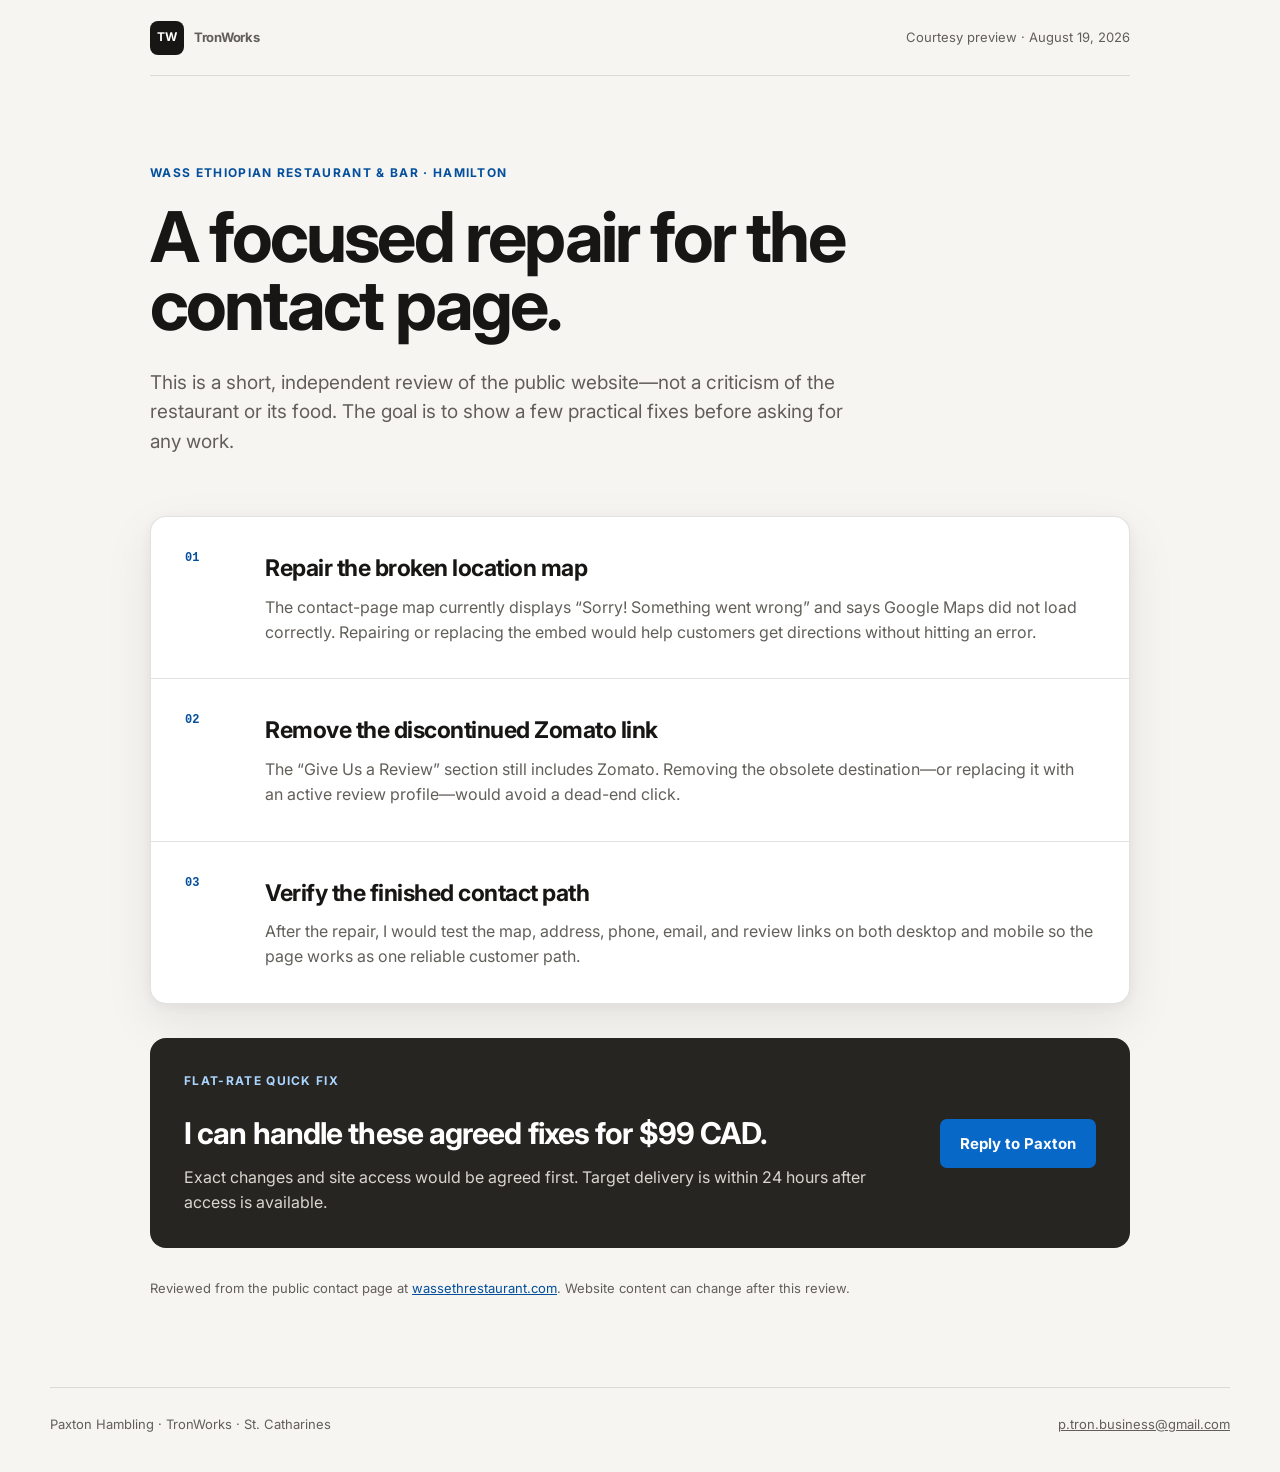
<file: audits/wass-ethiopian.html>
<!doctype html><html lang="en"><head><meta charset="utf-8"><meta name="viewport" content="width=device-width,initial-scale=1"><meta name="robots" content="noindex,nofollow"><title>Courtesy website preview — WASS Ethiopian Restaurant</title><link rel="preconnect" href="https://fonts.googleapis.com"><link rel="preconnect" href="https://fonts.gstatic.com" crossorigin><link href="https://fonts.googleapis.com/css2?family=Inter:wght@400;500;600;700&display=swap" rel="stylesheet"><link rel="stylesheet" href="../styles.css"><link rel="stylesheet" href="audit.css"></head><body><header class="audit-header"><a class="brand" href="../"><span class="brand-mark">TW</span><span>TronWorks</span></a><span>Courtesy preview · August 19, 2026</span></header><main class="audit-main"><p class="eyebrow">WASS Ethiopian Restaurant & Bar · Hamilton</p><h1>A focused repair for the contact page.</h1><p class="audit-lede">This is a short, independent review of the public website—not a criticism of the restaurant or its food. The goal is to show a few practical fixes before asking for any work.</p><section class="findings"><article><span>01</span><div><h2>Repair the broken location map</h2><p>The contact-page map currently displays “Sorry! Something went wrong” and says Google Maps did not load correctly. Repairing or replacing the embed would help customers get directions without hitting an error.</p></div></article><article><span>02</span><div><h2>Remove the discontinued Zomato link</h2><p>The “Give Us a Review” section still includes Zomato. Removing the obsolete destination—or replacing it with an active review profile—would avoid a dead-end click.</p></div></article><article><span>03</span><div><h2>Verify the finished contact path</h2><p>After the repair, I would test the map, address, phone, email, and review links on both desktop and mobile so the page works as one reliable customer path.</p></div></article></section><aside class="audit-offer"><div><p class="eyebrow">Flat-rate Quick Fix</p><h2>I can handle these agreed fixes for $99 CAD.</h2><p>Exact changes and site access would be agreed first. Target delivery is within 24 hours after access is available.</p></div><a class="button" href="mailto:p.tron.business@gmail.com?subject=WASS%20website%20preview">Reply to Paxton</a></aside><p class="source-note">Reviewed from the public contact page at <a href="https://www.wassethrestaurant.com/contact/" target="_blank" rel="noopener">wassethrestaurant.com</a>. Website content can change after this review.</p></main><footer><span>Paxton Hambling · TronWorks · St. Catharines</span><a href="mailto:p.tron.business@gmail.com">p.tron.business@gmail.com</a></footer></body></html>
</file>
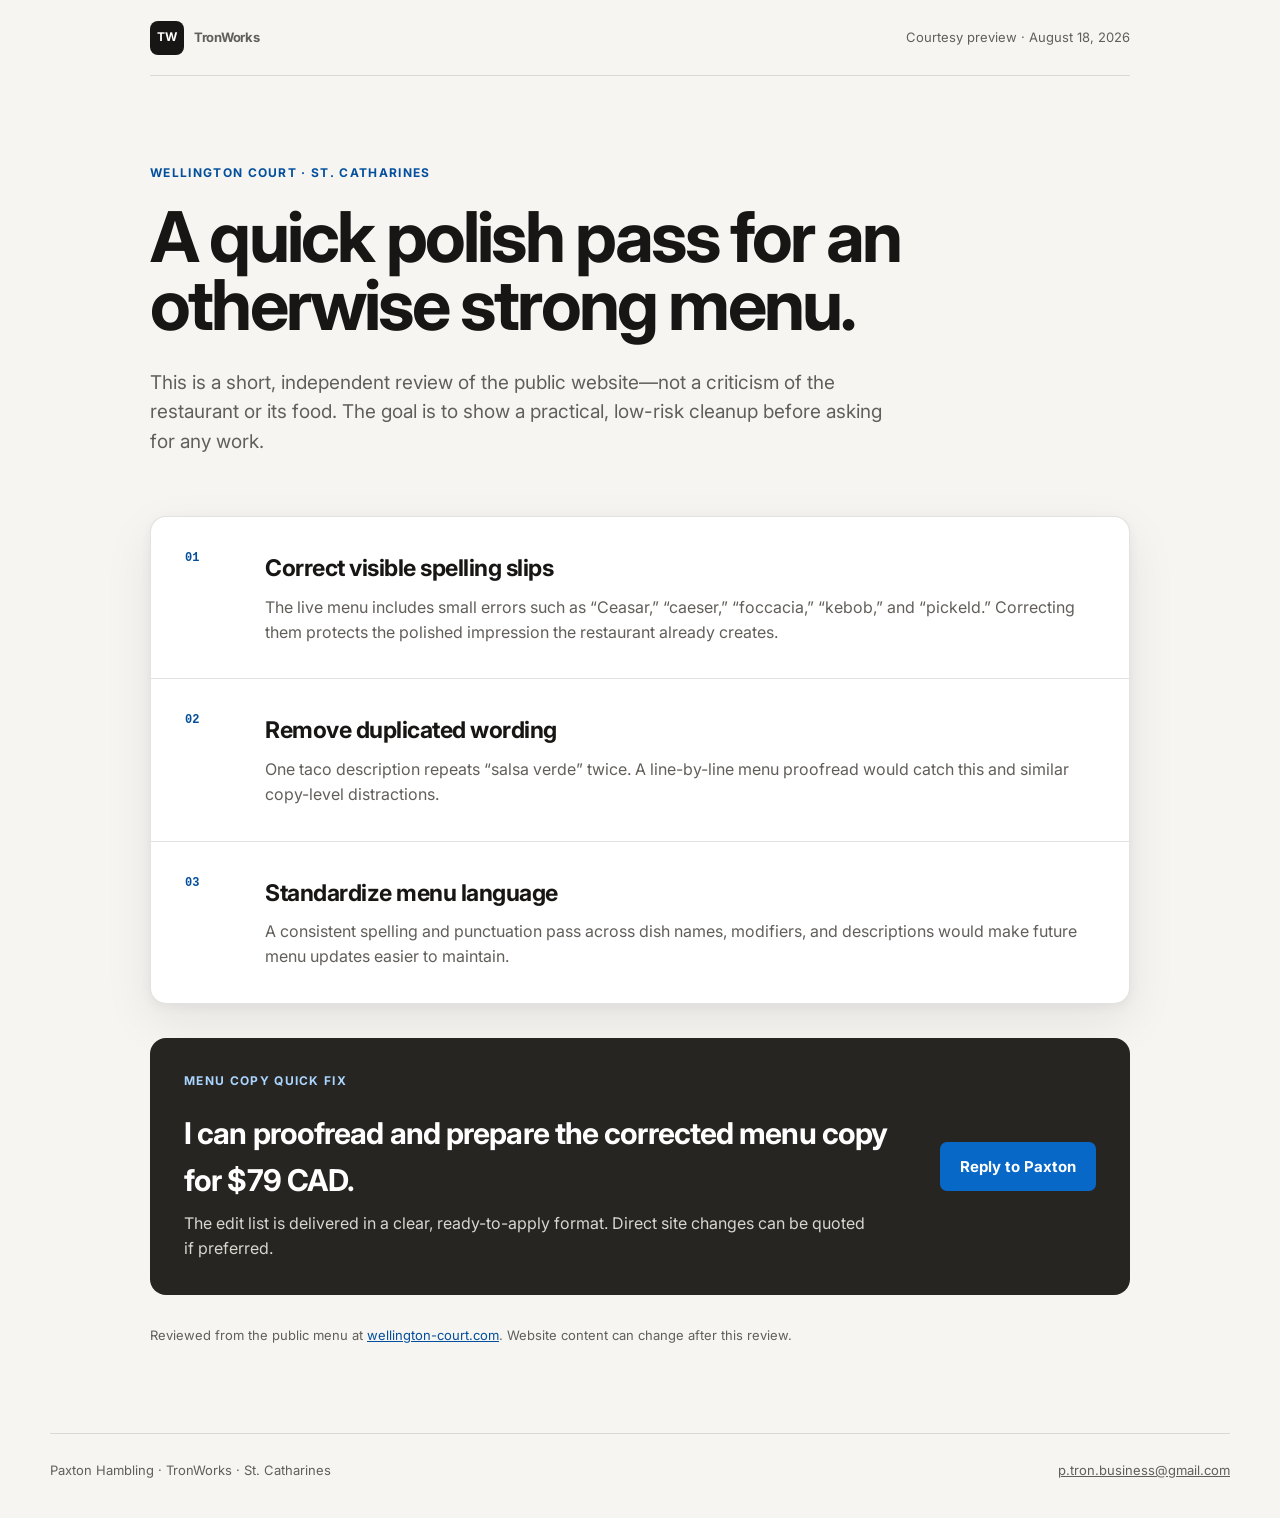
<file: audits/wellington-court.html>
<!doctype html><html lang="en"><head><meta charset="utf-8"><meta name="viewport" content="width=device-width,initial-scale=1"><meta name="robots" content="noindex,nofollow"><title>Courtesy website preview — Wellington Court</title><link rel="preconnect" href="https://fonts.googleapis.com"><link rel="preconnect" href="https://fonts.gstatic.com" crossorigin><link href="https://fonts.googleapis.com/css2?family=Inter:wght@400;500;600;700&display=swap" rel="stylesheet"><link rel="stylesheet" href="../styles.css"><link rel="stylesheet" href="audit.css"></head><body><header class="audit-header"><a class="brand" href="../"><span class="brand-mark">TW</span><span>TronWorks</span></a><span>Courtesy preview · August 18, 2026</span></header><main class="audit-main"><p class="eyebrow">Wellington Court · St. Catharines</p><h1>A quick polish pass for an otherwise strong menu.</h1><p class="audit-lede">This is a short, independent review of the public website—not a criticism of the restaurant or its food. The goal is to show a practical, low-risk cleanup before asking for any work.</p><section class="findings"><article><span>01</span><div><h2>Correct visible spelling slips</h2><p>The live menu includes small errors such as “Ceasar,” “caeser,” “foccacia,” “kebob,” and “pickeld.” Correcting them protects the polished impression the restaurant already creates.</p></div></article><article><span>02</span><div><h2>Remove duplicated wording</h2><p>One taco description repeats “salsa verde” twice. A line-by-line menu proofread would catch this and similar copy-level distractions.</p></div></article><article><span>03</span><div><h2>Standardize menu language</h2><p>A consistent spelling and punctuation pass across dish names, modifiers, and descriptions would make future menu updates easier to maintain.</p></div></article></section><aside class="audit-offer"><div><p class="eyebrow">Menu copy Quick Fix</p><h2>I can proofread and prepare the corrected menu copy for $79 CAD.</h2><p>The edit list is delivered in a clear, ready-to-apply format. Direct site changes can be quoted if preferred.</p></div><a class="button" href="mailto:p.tron.business@gmail.com?subject=Wellington%20Court%20menu%20preview">Reply to Paxton</a></aside><p class="source-note">Reviewed from the public menu at <a href="https://wellington-court.com/menus/" target="_blank" rel="noopener">wellington-court.com</a>. Website content can change after this review.</p></main><footer><span>Paxton Hambling · TronWorks · St. Catharines</span><a href="mailto:p.tron.business@gmail.com">p.tron.business@gmail.com</a></footer></body></html>
</file>
<file: styles.css>
:root {
  --ink: #171614;
  --muted: #625f5a;
  --paper: #ffffff;
  --warm: #f6f5f2;
  --line: rgba(23,22,20,.12);
  --blue: #0868c8;
  --blue-dark: #034f9d;
  --focus: #0b73dc;
  --shadow: 0 18px 50px rgba(30,27,22,.08), 0 3px 12px rgba(30,27,22,.05);
  --max: 1180px;
}
* { box-sizing: border-box; }
html { scroll-behavior: smooth; }
body { margin: 0; color: var(--ink); background: var(--paper); font-family: Inter, system-ui, -apple-system, "Segoe UI", sans-serif; line-height: 1.55; }
a { color: inherit; }
a:focus-visible { outline: 3px solid var(--focus); outline-offset: 3px; border-radius: 4px; }
.site-header { width: min(calc(100% - 40px), var(--max)); margin: 0 auto; min-height: 76px; display: flex; align-items: center; justify-content: space-between; border-bottom: 1px solid var(--line); }
.brand { display: inline-flex; align-items: center; gap: 10px; font-weight: 700; text-decoration: none; letter-spacing: -.3px; }
.brand-mark { width: 34px; height: 34px; display: grid; place-items: center; color: #fff; background: var(--ink); border-radius: 8px; font-size: 12px; letter-spacing: .2px; }
nav { display: flex; align-items: center; gap: 24px; }
nav > a { font-size: 14px; font-weight: 600; text-decoration: none; }
nav > a:not(.button):hover { text-decoration: underline; text-underline-offset: 4px; }
.section { width: min(calc(100% - 40px), var(--max)); margin: 0 auto; padding: 96px 0; }
.hero { min-height: 690px; display: grid; grid-template-columns: minmax(0,1.25fr) minmax(330px,.75fr); align-items: center; gap: clamp(48px,8vw,104px); }
.hero-copy { max-width: 720px; }
.eyebrow { margin: 0 0 20px; color: var(--blue-dark); font-size: 12px; font-weight: 700; letter-spacing: .11em; text-transform: uppercase; }
h1, h2, h3, p { text-wrap: pretty; }
h1 { margin: 0; font-size: clamp(44px,6.1vw,76px); line-height: .98; letter-spacing: clamp(-2.8px,-.045em,-1.4px); }
.lede { max-width: 680px; margin: 28px 0 0; color: var(--muted); font-size: clamp(18px,2.2vw,22px); line-height: 1.5; }
.actions { margin-top: 34px; display: flex; align-items: center; gap: 24px; flex-wrap: wrap; }
.button { min-height: 48px; display: inline-flex; align-items: center; justify-content: center; padding: 12px 19px; color: #fff; background: var(--blue); border: 1px solid transparent; border-radius: 7px; font-size: 15px; font-weight: 700; text-decoration: none; transition: background .15s ease, transform .15s ease; }
.button:hover { background: var(--blue-dark); transform: translateY(-1px); }
.button-small { min-height: 40px; padding: 8px 14px; }
.text-link { color: var(--ink); font-weight: 700; text-underline-offset: 4px; }
.hero-card { padding: clamp(28px,4vw,42px); background: #fff; border: 1px solid var(--line); border-radius: 18px; box-shadow: var(--shadow); }
.pill { display: inline-flex; padding: 5px 10px; color: var(--blue-dark); background: #eef7ff; border-radius: 999px; font-size: 12px; font-weight: 700; }
.hero-card h2 { margin: 22px 0 6px; font-size: 26px; letter-spacing: -.7px; }
.price { margin: 0 0 24px; color: var(--muted); }
.price span { color: var(--ink); font-size: 42px; font-weight: 700; letter-spacing: -1.8px; }
.hero-card ul { margin: 0; padding: 0; list-style: none; }
.hero-card li { position: relative; padding: 12px 0 12px 28px; border-top: 1px solid var(--line); }
.hero-card li::before { content: "✓"; position: absolute; left: 2px; color: var(--blue-dark); font-weight: 800; }
.fine-print { margin: 20px 0 0; color: var(--muted); font-size: 13px; }
.section-warm { position: relative; }
.section-warm::before { content: ""; position: absolute; z-index: -1; inset: 0 calc((100vw - min(100vw - 40px, var(--max))) / -2); background: var(--warm); }
.section-heading { max-width: 760px; margin-bottom: 48px; }
.section-heading.narrow { max-width: 640px; }
.section-heading h2, .proof-copy h2, .cta-section h2 { margin: 0; font-size: clamp(36px,5vw,56px); line-height: 1.04; letter-spacing: -1.9px; }
.section-heading > p:last-child, .proof-copy > p:last-child, .cta-section > p { color: var(--muted); font-size: 18px; }
.issue-grid { display: grid; grid-template-columns: repeat(3,1fr); gap: 18px; }
.issue-grid article { min-height: 250px; padding: 28px; background: var(--paper); border: 1px solid var(--line); border-radius: 14px; }
.number { color: var(--blue-dark); font-family: ui-monospace, SFMono-Regular, Consolas, monospace; font-size: 12px; font-weight: 700; }
.issue-grid h3 { margin: 48px 0 10px; font-size: 22px; letter-spacing: -.5px; }
.issue-grid p { margin: 0; color: var(--muted); }
.steps { max-width: 900px; margin: 0; padding: 0; list-style: none; border-top: 1px solid var(--line); }
.steps li { display: grid; grid-template-columns: 56px 1fr; gap: 20px; padding: 28px 0; border-bottom: 1px solid var(--line); }
.steps li > span { width: 40px; height: 40px; display: grid; place-items: center; color: var(--blue-dark); background: #eef7ff; border-radius: 50%; font-weight: 700; }
.steps h3 { margin: 2px 0 6px; font-size: 20px; }
.steps p { margin: 0; color: var(--muted); }
.proof-section { display: grid; grid-template-columns: 1.2fr .8fr; gap: 60px; align-items: center; }
.proof-copy { max-width: 700px; }
.proof-copy a { color: var(--blue-dark); text-underline-offset: 3px; }
.proof-card { min-height: 220px; display: flex; flex-direction: column; justify-content: space-between; padding: 30px; color: #fff; background: #272521; border-radius: 16px; text-decoration: none; transition: transform .15s ease; }
.proof-card:hover { transform: translateY(-3px); }
.proof-card span, .proof-card small { color: #d8d4ce; }
.proof-card strong { font-size: 27px; letter-spacing: -.7px; }
.cta-section { width: min(calc(100% - 40px), var(--max)); margin-bottom: 72px; padding: clamp(48px,8vw,88px); color: #fff; background: var(--blue-dark); border-radius: 20px; }
.cta-section .eyebrow, .cta-section > p { color: #d6eaff; }
.cta-section > p { max-width: 720px; }
.button-light { margin-top: 20px; color: var(--blue-dark); background: #fff; }
.button-light:hover { color: var(--ink); background: var(--warm); }
.contact-line { margin: 28px 0 0; font-size: 14px !important; }
footer { width: min(calc(100% - 40px), var(--max)); margin: 0 auto; padding: 26px 0 38px; display: flex; justify-content: space-between; gap: 20px; color: var(--muted); border-top: 1px solid var(--line); font-size: 13px; }
@media (max-width: 820px) {
  nav > a:not(.button) { display: none; }
  .hero { min-height: auto; grid-template-columns: 1fr; padding-top: 72px; }
  .issue-grid, .proof-section { grid-template-columns: 1fr; }
  .issue-grid article { min-height: 220px; }
  .section { padding: 72px 0; }
}
@media (max-width: 520px) {
  .site-header, .section, footer, .cta-section { width: min(calc(100% - 28px), var(--max)); }
  .site-header { min-height: 66px; }
  .brand-mark { width: 32px; height: 32px; }
  .hero { gap: 40px; }
  h1 { font-size: 43px; }
  .actions { align-items: stretch; flex-direction: column; }
  .button { width: 100%; }
  .text-link { text-align: center; }
  .cta-section { border-radius: 14px; }
  footer { flex-direction: column; }
}
@media (prefers-reduced-motion: reduce) {
  html { scroll-behavior: auto; }
  *, *::before, *::after { transition-duration: .01ms !important; }
}
</file>
<file: audits/audit.css>
body{background:#f6f5f2}.audit-header{width:min(calc(100% - 40px),980px);margin:0 auto;min-height:76px;display:flex;align-items:center;justify-content:space-between;border-bottom:1px solid var(--line);color:var(--muted);font-size:13px}.audit-main{width:min(calc(100% - 40px),980px);margin:0 auto;padding:88px 0}.audit-main>h1{max-width:900px;font-size:clamp(42px,7vw,70px)}.audit-lede{max-width:740px;margin:28px 0 60px;color:var(--muted);font-size:19px}.findings{background:#fff;border:1px solid var(--line);border-radius:16px;overflow:hidden;box-shadow:var(--shadow)}.findings article{display:grid;grid-template-columns:60px 1fr;gap:20px;padding:34px;border-bottom:1px solid var(--line)}.findings article:last-child{border-bottom:0}.findings article>span{color:var(--blue-dark);font:700 12px ui-monospace,SFMono-Regular,Consolas,monospace}.findings h2{margin:0 0 8px;font-size:23px;letter-spacing:-.5px}.findings p{margin:0;color:var(--muted)}.audit-offer{margin-top:34px;padding:34px;display:flex;align-items:center;justify-content:space-between;gap:32px;color:#fff;background:#272521;border-radius:16px}.audit-offer .eyebrow{color:#aad5ff}.audit-offer h2{margin:0 0 8px;font-size:30px;letter-spacing:-.9px}.audit-offer p:last-child{margin:0;color:#d9d5cf}.audit-offer .button{flex:0 0 auto}.source-note{margin:30px 0 0;color:var(--muted);font-size:13px}.source-note a{color:var(--blue-dark)}@media(max-width:650px){.audit-header{min-height:66px}.audit-header>span{display:none}.audit-main{padding:64px 0}.findings article{grid-template-columns:1fr;padding:26px}.audit-offer{align-items:stretch;flex-direction:column}.audit-offer .button{width:100%}}
</file>
